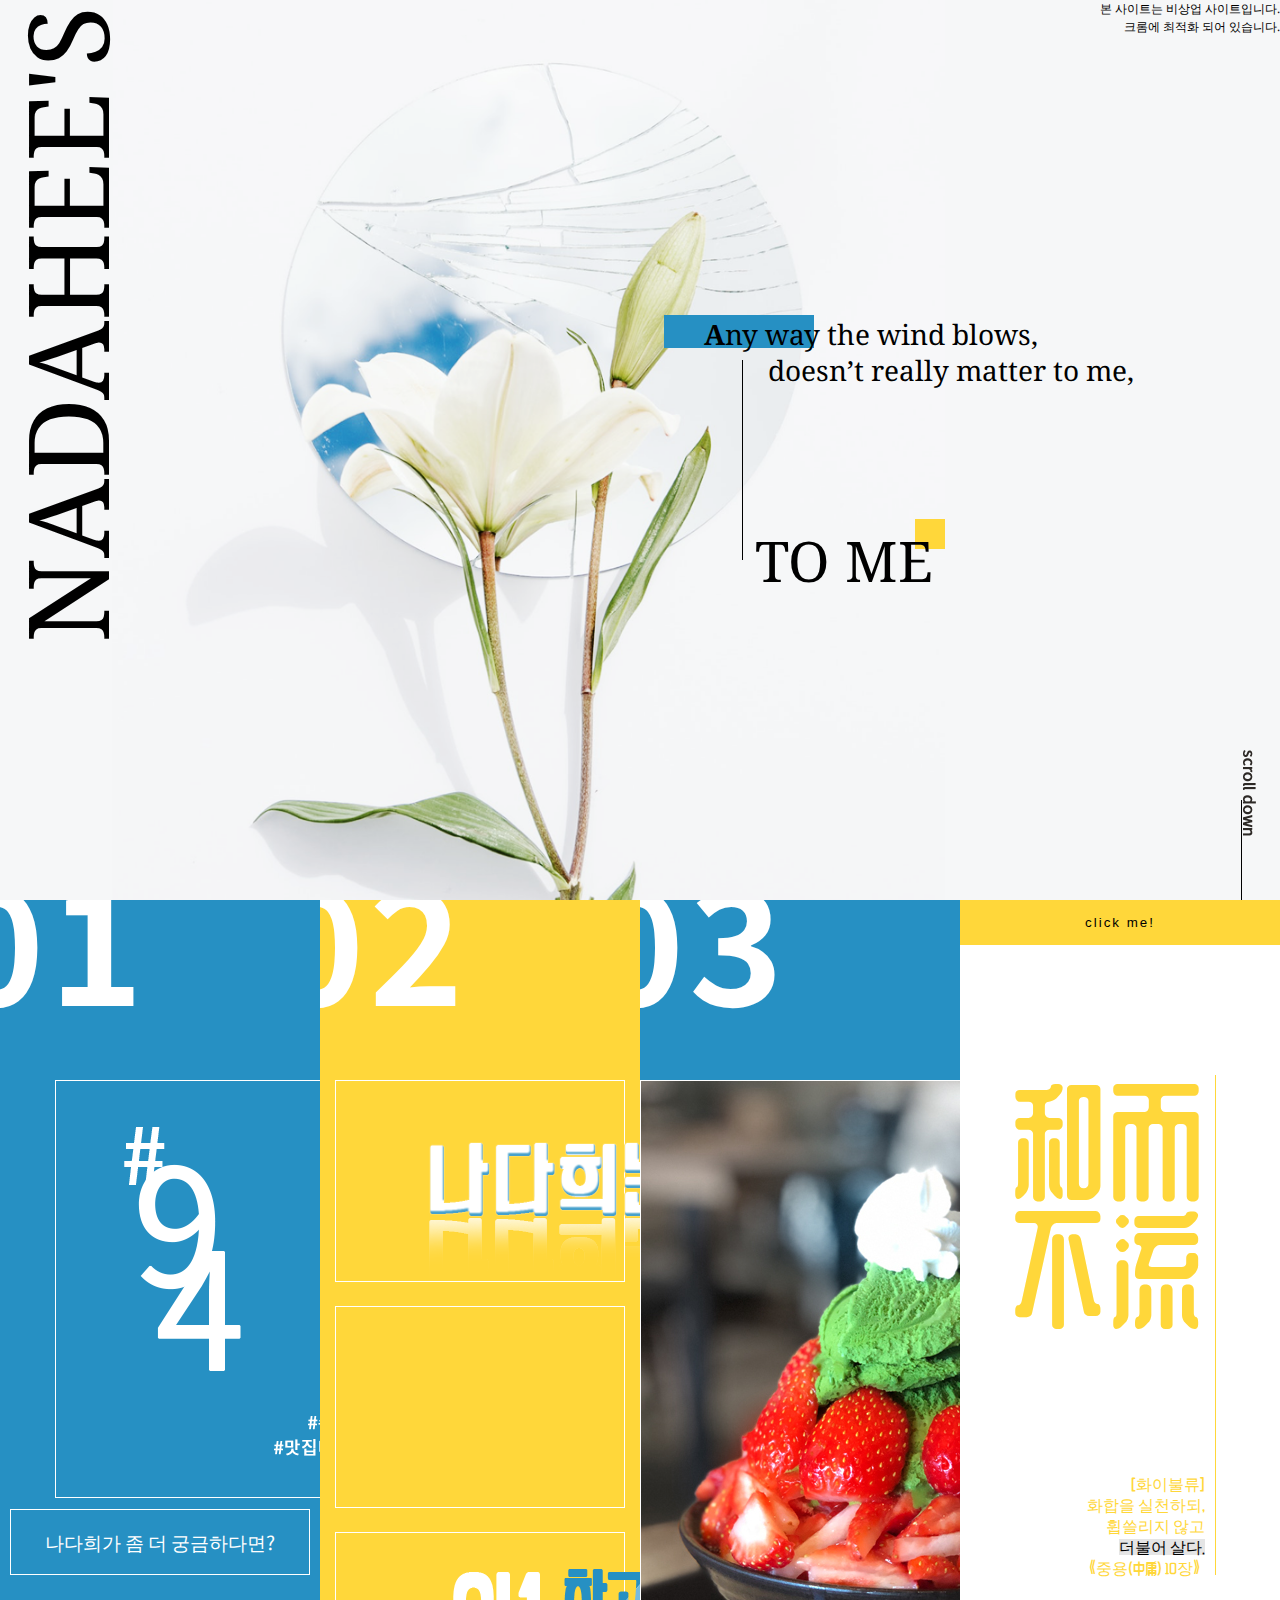
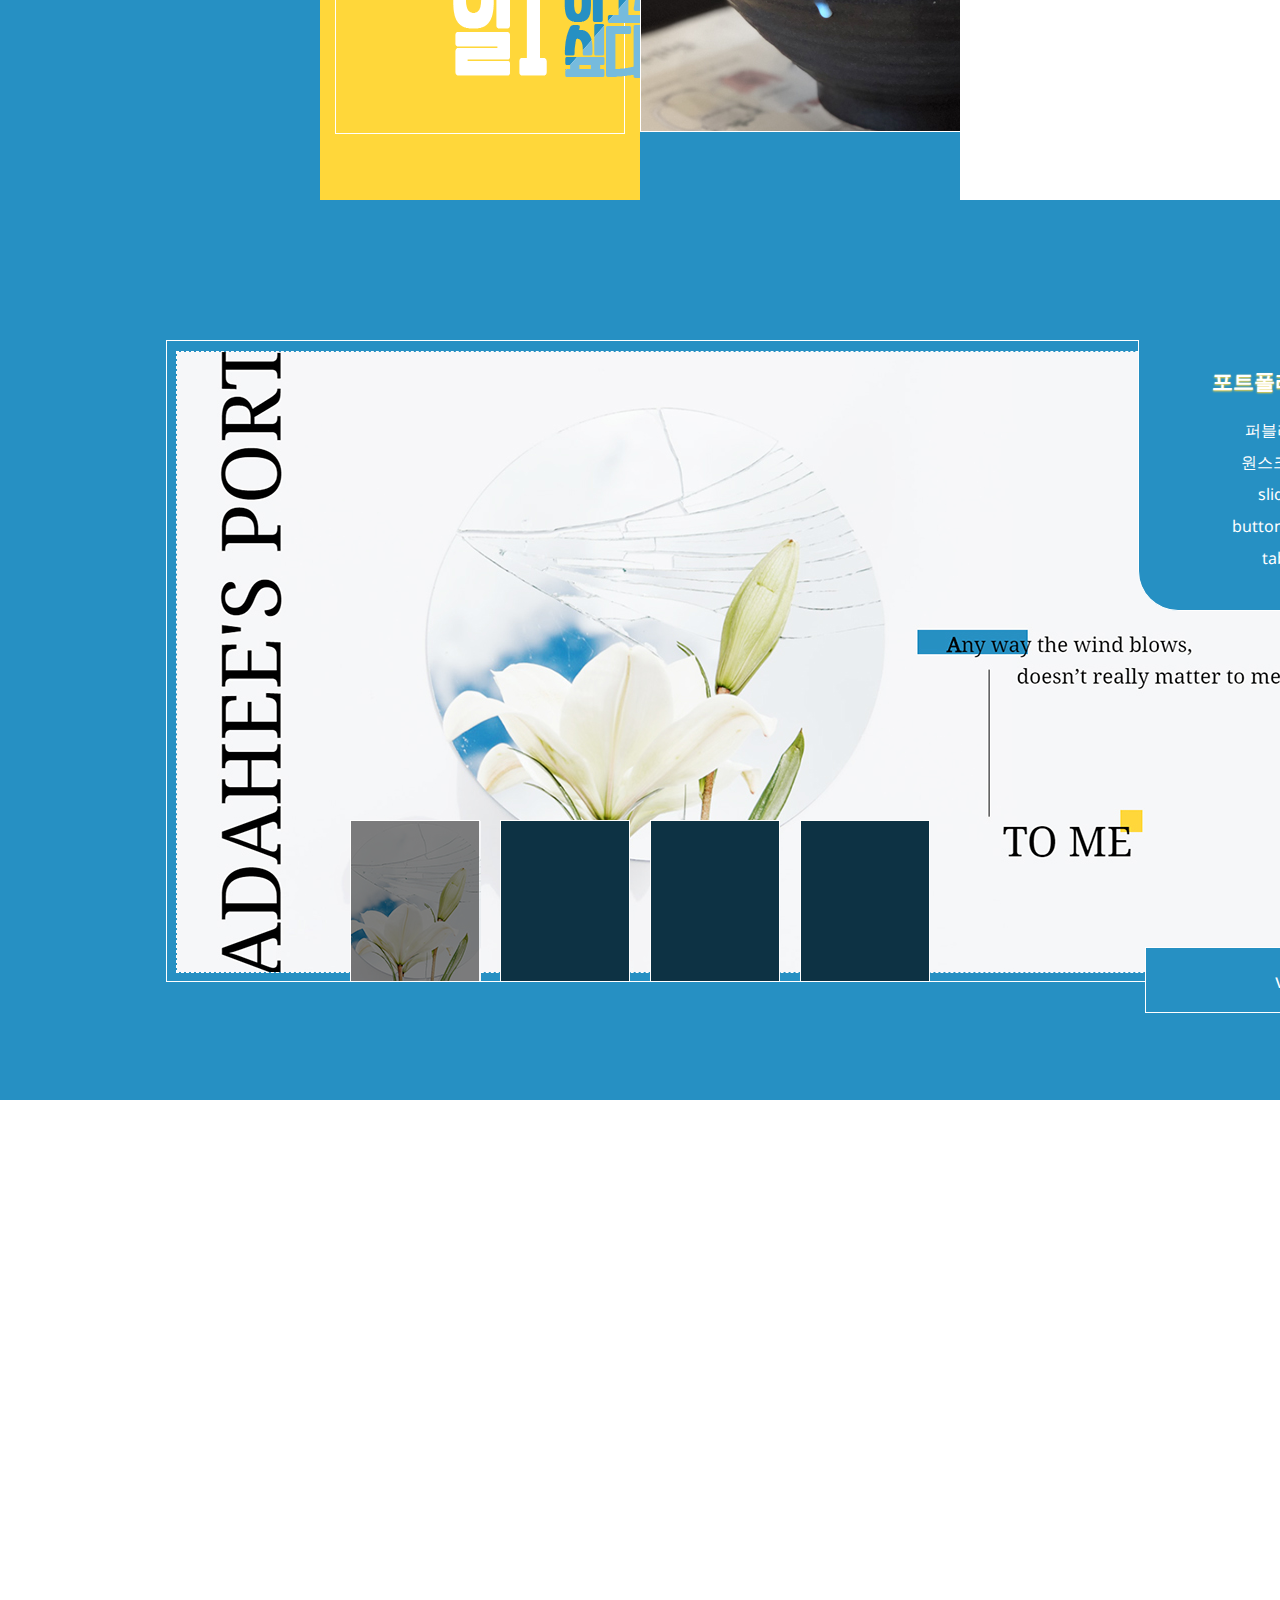
<file: index.html>
<!DOCTYPE html>
<html lang="en">

<head>
	<meta charset="UTF-8">
	<link rel="stylesheet" href="css/css.css">
	<link
		href="https://fonts.googleapis.com/css?family=Noto+Sans|Noto+Sans+SC|ZCOOL+QingKe+HuangYou|Noto+Serif&display=swap"
		rel="stylesheet">
	<title>나다희 포트폴리오 사이트 - 크롬최적화 :) </title>
	<script src="https://ajax.googleapis.com/ajax/libs/jquery/3.4.1/jquery.min.js"></script>
</head>

<body>
	<div id="container">
		<section class="page" id="main">
			<div id="txt1">NADAHEE'S PORTFOLIO SITE</div>
			<div id="txt2"><strong>A</strong>ny way the wind blows,</div>
			<div id="txt3">doesn’t really matter to me,</div>
			<div id="line"></div>
			<div id="txt4">TO ME</div>
			<div id="line2"></div>
			<img id="scrd" src="images/scrd.png" alt="scrolldown">
			<span>본 사이트는 비상업 사이트입니다.<br>크롬에 최적화 되어 있습니다.</span>
		</section>

		<section class="page" id="sub" style="background:#fff;">
			<div id="gongja"><span>和而不流</span><br><br>
				<p>[화이불류]<br>화합을 실천하되, <br> 휩쓸리지 않고 <br> <mark style="background:rgba(0,0,0,0.1)">더불어
						살다.</mark><br>《중용(中庸) 10장》</p>
			</div>
			<section class="form">
				<div id="modal">
					<h1>01</h1>
					<img src="images/profile.png" alt="나를 소개합니다.">
					<button id="resume">나다희가 좀 더 궁금하다면?</button>
				</div>
			</section>

			<section class="form">
				<div id="modal1">
					<h1>02</h1>
					<div class="formbox">
						<img src="images/me.png" alt="나의장점1">
					</div>
					<div class="formbox">
					</div>
					<div class="formbox">
						<img src="images/foryou.png" alt="나의장점3">
					</div>
				</div>
			</section>

			<section class="form">
				<div id="modal2">
					<h1>03</h1>
					<div id="slide_box">
						<ul>
							<li><img src="images/KakaoTalk01.jpg" alt="슬라이드1"></li>
							<li><img src="images/KakaoTalk02.jpg" alt="슬라이드2"></li>
							<li><img src="images/KakaoTalk03.jpg" alt="슬라이드3"></li>
						</ul>
					</div>
					<img id="that" src="images/likethat.png">
				</div>
			</section>

			<section class="form">
				<div id="modal3" style="display:none;">
					<h1>04</h1>
					<div id="box04">
						<div><img src="images/future1.png" alt="미래상"></div>
						<div><img src="images/future2.png" alt="미래상2"></div>
					</div>
				</div>
				<button id="Btn" style="background:#ffd73a">click me!</button>
			</section>

		</section>

		<section class="page" id="sub2" style="background:#2690c3">
			<div id="txt5">PORTFOLIO</div>
			<div id="p_box">
				<div class="tabcontent" id="content1">
					<div class="guidebox">
						<h2>포트폴리오 사이트</h2>
						<span>퍼블리싱 100%</span>
						<span>원스크롤 페이지</span>
						<span>slide script</span>
						<span>button animation</span>
						<span>tab menu</span>
					</div>
					<div class="tc-box" style="background: url(images/tc-content1.jpg); background-size:cover;">
					</div>
					<button class="viewBtn" onclick="window.open('index.html')">view</button>
				</div>
				<div class="tabcontent" id="content2">
					<div class="guidebox"></div>
					<div class="tc-box">
						rrrr
					</div>
					<button class="viewBtn">view</button>
				</div>
				<div class="tabcontent" id="content3">
					<div class="guidebox"></div>
					<div class="tc-box">
						rrrr
					</div>
					<button class="viewBtn">view</button>
				</div>
				<div class="tabcontent" id="content4">
					<div class="guidebox"></div>
					<div class="tc-box">
						eeee
					</div>
					<button class="viewBtn">view</button>
				</div>
			</div>
			<div id="thumbnail">
				<ul>
					<li class="tabtn" onclick="goTab('content1', this)" id="defaultOpen"><img
							src="images/thumnail1.jpg"></li>
					<li class="tabtn" onclick="goTab('content2', this)"></li>
					<li class="tabtn" onclick="goTab('content3', this)"></li>
					<li class="tabtn" onclick="goTab('content4', this)"></li>
				</ul>
			</div>
		</section>
		<section id="last">
			<div id="contact">
				<h3>thank you for watching. :)</h3>
				<p>멋진 제가 되는 날을 기다리며 갈고 닦고 있습니다. <br> 함께 꿈꾸지 않으시겠어요?</p>
				<button>Join US</button>
			</div>
		</section>
	</div>
	<script src="js/script.js"></script>
</body>

</html>
</file>
<file: css/css.css>
@charset "uft-8"

*{box-sizing: border-box;}
body {
	width: 100%;
	margin:0;
	height:100%;
	padding:0;
	font-family: 'Noto Sans', sans-serif, 나눔고딕;
}

::selection {
	color:white;
}

#container {
	width: 100%;
	height: 330vh;
	margin:0;
	padding:0;
}

.page {
	padding:0;
	margin:0;
	width: 100%;
	height: 100vh;
	position: relative;
}

#main {
	background:url(../images/background.png);
	background-size: cover;
}

div#txt1 {
	width: 100%;
	height: 150px;
	-webkit-transform: rotate(-90deg);
	position: absolute;
	top:-8%;
	left:-45%;
	font-size: 7em;
	font-family: 'Noto serif', sans-serif;
	overflow: hidden;
}

div#txt2, div#txt3, div#txt4 {
	width: 380px;
	font-size: 28px;
	position: absolute;
	z-index: 999;
	font-family: 'Noto serif', sans-serif;
}

div#txt2 {
	top:35%;
	left:55%;
	animation: slideIn 1.5s ease 0.5s forwards;
}

@-webkit-keyframes slideIn {
  0% {
    -webkit-transform: translateX(-50px);
    opacity: 0;
  }
  100% {
    -webkit-transform: translateX(0);
    opacity: 1;
  }
}
@keyframes slideIn {
  0% {
    -webkit-transform: translateX(-50px);
    opacity: 0;
  }
  100% {
    -webkit-transform: translateX(0);
    opacity: 1;
  }
}     

div#txt3 {
	top:39%;
	left:60%;
}

div#txt4 {
	top:58%;
	left:59%;
	font-size: 56px;
}


div#txt2:after {
	content:"";
	display: block;
	width: 150px;
	height: 33px;
	background:#2690c3;
	position: absolute;
	top:0px;
	left:-40px;
	z-index: -1;
}

div#txt4:after {
	content:"";
	display: block;
	width: 30px;
	height: 30px;
	background: #ffd73a;
	position: absolute;
	top:-3px;
	right:50%;
	z-index: -1;
	animation:fade 1.5s linear 0.5s forwards;
}

@keyframes fade {
	from {opacity:0; -webkit-transform: scale(0.5);}
	to {opacity:1; -webkit-transform:scale(1);}
}


div#line {
	width: 1px;
	height: 200px;
	background: #000;
	position: absolute;
	top:40%;
	left:58%;
}

div#line2 {
	width: 1px;
	height: 100px;
	background: #000;
	position: absolute;
	bottom:0;
	right:3%;
}

#scrd {
	position: absolute;
	bottom:60px;
	right:1.5%;
	animation:scrd 1s linear 0.5s infinite;
}

@-webkit-keyframes scrd {
	0%, 100%{}
	50% {-webkit-transform:translateY(10%);}
}

@keyframes scrd {
	0%,100% {}
	50% {transform: translateY(10%);}
}

#main span {
	float:right;
	text-align: right;
	font-size: 12px;
}

/*페이지 1 끝, 2 시작*/

#sub {
   overflow: hidden;
}

#gongja {
	position: absolute;
	bottom:25%;
	right:5%;
	width:200px;
	height: 500px;
	border-right:1px solid #ffd73a;
	font-family: 'ZCOOL QingKe HuangYou', 나눔고딕;
	font-size: 8em;
	text-align: right;
	padding:0 10px;
	color:#ffd73a;
}

#gongja p {
	font-size: 16px;
}

.form {
   width: 25%;
   height: 100%;
   float:left;
   overflow: hidden;
}

#modal, #modal1, #modal2, #modal3 {
   width: 100%;
   height: 100%;
   position: relative;
 }

 #modal3 {
 	height: 95%;
 }

#modal, #modal2 {
	background:#2690c3;
}

#modal1, #modal3 {
	background:#ffd73a;
}

#modal:hover, #modal2:hover{
	background: url(../images/noise1.png);
	background-size: cover;
}

.form #Btn {
   width: 100%;
   height: 5%;
   outline: none;
   border:none;
   transition: 0.5s;
   letter-spacing: 2px;
   text-align: center;
}

h1 {
	font-size: 160px;
	padding:0;
	margin:0;
	position: absolute;
	top:-80px;
	left:-50px;
	color:#fff;
	font-family: 'Noto Sans SC';
	letter-spacing: 5px;
}

button#resume {
	width: 300px;
	height: 66px;
	border:1px solid #fff;
	background: transparent;
	outline:none;
	font-family: 'Noto Sans SC';
	font-size: 1.2em;
	font-weight: 400;
	color:#fff;
	position: absolute;
	bottom:25%;
	left:50%;
	transform: translate(-50%);
	z-index: 999;
	overflow: hidden;
}

button#resume:before {
	content:"";
	display: block;
	width: 0px;
	height: 66px;
	background: #ffd73a;
	transform: skew(15deg);
	position: absolute;
	top:0;
	left:-10px;
	z-index: -999;
}

button#resume:after {
	content:"";
	display: block;
	width: 33px;
	height: 33px;
	background: #ffd73a;
	border-radius: 50%;
	position: absolute;
	top:30%;
	left:45%;
	z-index: -999;
	opacity: 0;
}

button#resume:hover {
	border:0;
	text-shadow: 0px 0px 3px gray;
}

button#resume:hover:after {
	transition: 1.5s;
	border-radius: 50%;
	transform: scale(1.3);
	opacity: 0.5;
	filter:blur(2px);
}

#modal1 .formbox {
	width: 90%;
	height: 200px;
	border:1px solid #fff;
	position: relative;
	top:180px;
	margin:0 auto;
	margin-bottom:24px;
	transform-style: preserve-3d;
	transform:rotateZ(0deg);
}

#modal2 #that {
	margin-bottom:-45%;
	margin-left:20px;
}


#modal2 #slide_box{
	width: 430px;
	height: 650px;
	position: relative;
	top:180px;
	margin:0 auto;
	border:1px solid #fff;
	overflow: hidden;
}

#slide_box ul {
	position: relative;
	margin:0;
	padding:0;
	list-style: none;
	width: 1290px;
}

#slide_box ul li {
	display: block;
	float:left;
	margin:0;
	width: 430px;
}

#box04 {
	width: 430px;
	height: 650px;
	position: relative;
	top:180px;
	margin:0 auto;
	border:1px solid #fff;
	overflow: hidden;
}

#box04 div:nth-child(1) {
	position: absolute;
	right:-100%;
	top:-5%;
	animation:rightup 1.5s linear forwards;
	opacity: 0.2;
}

@keyframes rightup {
	to{
		right:-20%;
		opacity: 0.7;
	}
}

#box04 div:nth-child(2) {
	position: absolute;
	bottom:13%;
	left:5%;
	width: 430px;
	height: 200px;
	background: rgba(255,255,255,0.2);
	transform: skew(-16deg);
}

/*페이지 2 끝, 페이지 3 시작*/

#sub2 {
	position: relative;
}

div#txt5 {
	position: absolute;
	top:5%;
	left:0%;
	width: 650px;
	height: 150px;
	display: block;
	font-size: 7em;
	font-family: 'Noto serif', sans-serif;
	opacity: 0;
}

.activetxt {
	animation:leftup 1s ;
}

#p_box {
	position: relative;
	top:140px;
	left:13%;
	width: 1420px;
	height: 640px;
	border: 1px solid #fff;
}

#p_box .tabcontent {
	width: 1400px;
	height: 620px;
	background:transparent;
	display: none;
	text-align: center;
	margin:10px auto;
	border:1px dashed #fff;
}

.tc-box {
	position: relative;
	width: 100%;
	height: 100%;
	background: rgba(255,255,255,0.5);
	margin:0 auto;

}

.guidebox {
	position: absolute;
	right:9%;
	top:-1px;
	width:300px;
	height: 250px;
	background: #2690c3;
	border:1px solid #fff;
	border-top:0;
	border-radius: 0 0 40px 40px;
	z-index: 1;
	padding:10px;
}


.guidebox h2 {
	font-size: 21px;
	text-shadow: 0 1px 2px #ffd73a;
	color:#fff;
}

.guidebox span {
	display: block;
	line-height: 2;
	color:#fff;
}

.guidebox span:hover {
	color:#ffd73a;
	cursor:pointer;
}

#thumbnail {
	position: absolute;
	left:340px;
	bottom:105px;
	width:610px;
	height:190px;
}

#thumbnail ul {
	list-style: none;
	margin:0;
	padding:0;
}

#thumbnail ul li {
	width: 21%;
	height: 160px;
	float:left;
	border:1px solid #fff;
	background: #1b6589;
	margin:15px 10px;
	transition: 0.5s;
	position: relative;
}

#thumbnail ul li:after {
	content:"";
	position: absolute;
	top:0;
	left:0;
	width: 100%;
	height: 100%;
	background: #000;
	opacity: 0.5;
}

#thumbnail ul li:hover {
	transform: translateY(-20px) scale(1.1);
}

#thumbnail ul li:hover:after {
	opacity: 0;
}

.viewBtn {
	position: absolute;
	right:10%;
	bottom:-5%;
	width: 300px;
	height: 66px;
	border:1px solid #fff;
	background: #2690c3;
	outline: none;
	font-family: 'Noto Sans SC';
	font-size: 1.2em;
	font-weight: 400;
	color:#fff;
	overflow:hidden;
	z-index: 1;
}

.viewBtn:before {
    content: "";
    width: 430px;
    height: 430px;
    transform: rotate(65deg);
    border-top: 1px solid #ffd73a;
    position: absolute;
    top: 100px;
    left: -430px;
    z-index: -1;
    transition: 0.5s;
}

.viewBtn:hover:before {
	border-top:600px solid #ffd73a;
	transform-origin: center;
	height: 835px;
	top:-400px;
	right:0;
}



/*마지막 페이지*/

#last {
	width: 100%;
	height: 450px;
	margin-top:120px;
	position: relative;
	overflow: hidden;
}

#last #contact {
	position: absolute;
	left:50%;
	top:-100%;
	width:30%;
	height:200px;
	transform: translate(-50%);
	background: #ffd73a;
	z-index: 1;
	text-align: center;
	line-height: 2;
	font-size: 12px;
	opacity: 0;
}

#contact:after {
	content:"";
	display: block;
	width:100%;
	height:280px;
	border:1px solid #ffd73a;
	position: absolute;
	left:15%;
	top:-20%;
	z-index: -999;
}

#contact button {
	width:300px;
	height: 66px;
	border:1px solid #000;
	background: transparent;
	font-family: 'sans-serif'
	font-size:21px;
	outline: none;
	position: relative;
	z-index: 1;
	color:#000;
	overflow: hidden;
}

#contact button:after {
	content: "";
	display: none;
	width:300px;
	height:66px;
	background: #000;
	position: absolute;
	top:0;
	left:0;
	z-index: -1;
}

#contact button:hover {
	color:#fff;
}

#contact button:hover:after {
	display: block;
}
</file>
